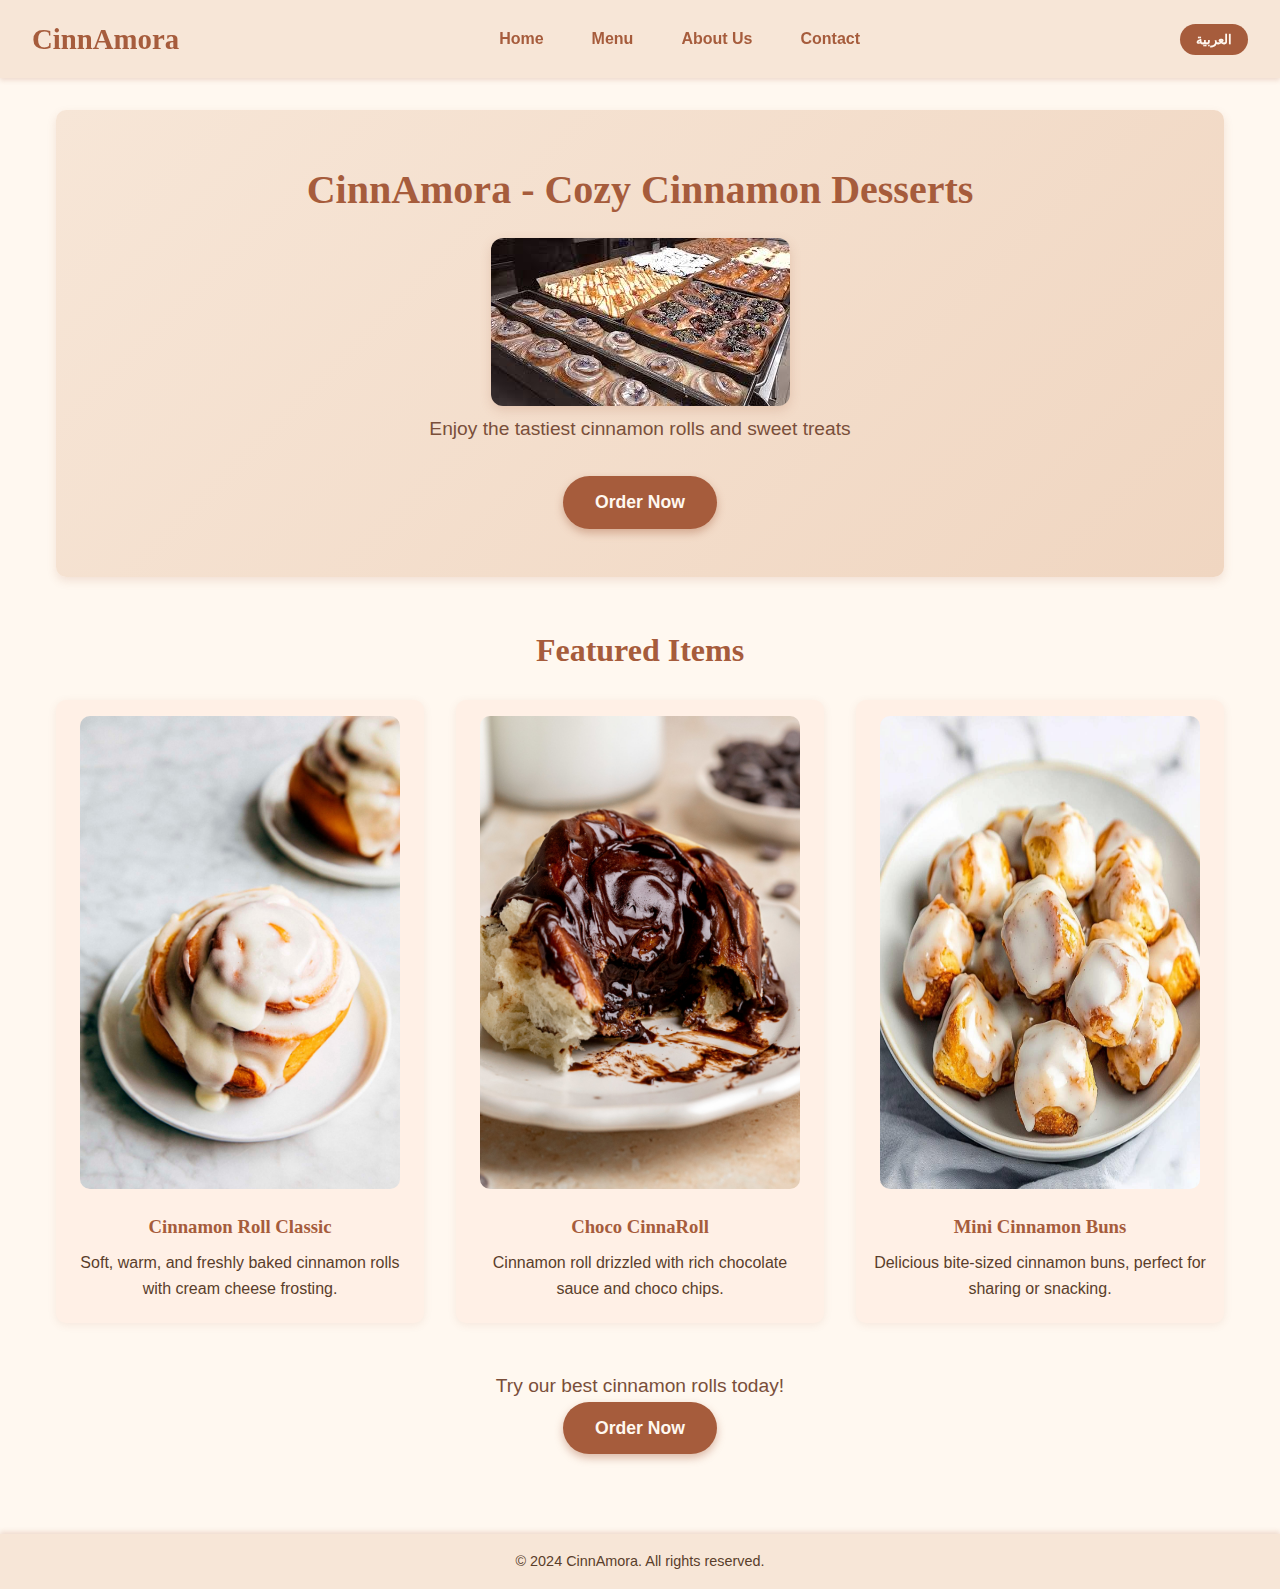
<file: index.html>
<!DOCTYPE html>
<html lang="en" dir="ltr">
<head>
  <meta charset="UTF-8" />
  <meta name="viewport" content="width=device-width, initial-scale=1" />
  <title>CinnAmora - Cozy Cinnamon Desserts</title>
  <link rel="stylesheet" href="styles.css" />
  <script>
    // Language toggle script
    function toggleLanguage() {
      const html = document.documentElement;
      if (html.lang === 'en') {
        html.lang = 'ar';
        html.dir = 'rtl';
        document.getElementById('lang-toggle').textContent = 'English';
        // Change text content to Arabic
        document.getElementById('hero-title').textContent = 'سينامورا - الحلويات الدافئة بالقرفة';
        document.getElementById('hero-subtitle').textContent = 'استمتع بألذ لفائف القرفة والحلويات الشهية';
        document.getElementById('order-now').textContent = 'اطلب الآن';
        document.getElementById('featured-title').textContent = 'منتجات مميزة';
        document.getElementById('cta-text').textContent = 'جرب أفضل لفائف القرفة لدينا اليوم!';
        document.getElementById('nav-home').textContent = 'الرئيسية';
        document.getElementById('nav-menu').textContent = 'القائمة';
        document.getElementById('nav-about').textContent = 'من نحن';
        document.getElementById('nav-contact').textContent = 'تواصل معنا';
      } else {
        html.lang = 'en';
        html.dir = 'ltr';
        document.getElementById('lang-toggle').textContent = 'العربية';
        // Change text content to English
        document.getElementById('hero-title').textContent = 'CinnAmora - Cozy Cinnamon Desserts';
        document.getElementById('hero-subtitle').textContent = 'Enjoy the tastiest cinnamon rolls and sweet treats';
        document.getElementById('order-now').textContent = 'Order Now';
        document.getElementById('featured-title').textContent = 'Featured Items';
        document.getElementById('cta-text').textContent = 'Try our best cinnamon rolls today!';

        document.getElementById('nav-home').textContent = 'Home';
        document.getElementById('nav-menu').textContent = 'Menu'; 
        document.getElementById('nav-about').textContent = 'About Us';
        document.getElementById('nav-contact').textContent = 'Contact';
      }
    }
    function toggleMenu() {
    const navLinks = document.getElementById('nav-links');
    navLinks.classList.toggle('active');
    }
  </script>
</head>
<body>
  <header>
    <nav class="navbar">
      <div class="logo"><a href="index.html">CinnAmora</a></div>
       
      <ul class="nav-links" id="nav-links">
        <li ><a href="index.html" id="nav-home">Home</a></li>
        <li ><a href="menu.html" id="nav-menu">Menu</a></li>
        <li ><a href="about.html" id="nav-about">About Us</a></li>
        <li ><a href="contact.html" id="nav-contact">Contact</a></li>
      </ul>
      <div class="nav-actions">
      <button id="lang-toggle" onclick="toggleLanguage()">العربية</button>
      <button class="hamburger" id="hamburger" onclick="toggleMenu()">☰</button>
      </div>
    </nav>
  </header>

  <main>
    <section class="hero">
      <h1 id="hero-title">CinnAmora - Cozy Cinnamon Desserts</h1>
      <img src="images/cinnabons.jpeg" alt="Cinnabons">
      <p id="hero-subtitle">Enjoy the tastiest cinnamon rolls and sweet treats</p>
      <a href="https://wa.me/2016720?text=urlencodedtext" target="_blank" rel="noopener" class="order-btn" id="order-now">Order Now</a>
    </section>

    <section class="featured">
      <h2 id="featured-title">Featured Items</h2>
      <div class="featured-items">
        <article class="item">
          <img src="images\cream-cheese.jpg" alt="Cinnamon Roll" width="95%" height="80%" />
          <h3>Cinnamon Roll Classic</h3>
          <p>Soft, warm, and freshly baked cinnamon rolls with cream cheese frosting.</p>
        </article>
        <article class="item">
          <img src="images\Chocolate-Cinnamon.jpg" alt="Choco CinnaRoll"  width="95%" height="80%"/>
          <h3>Choco CinnaRoll</h3>
          <p>Cinnamon roll drizzled with rich chocolate sauce and choco chips.</p>
          

        </article>
        <article class="item">
          <img src="images\cinnamon-roll-bites.jpg" alt="Cinnamon Buns"  width="95%" height="80%"/>
          <h3>Mini Cinnamon Buns</h3>
          <p>Delicious bite-sized cinnamon buns, perfect for sharing or snacking.</p>
        </article>
      </div>
    </section>

    <section class="call-to-action">
      <p id="cta-text">Try our best cinnamon rolls today!</p>
      <a href="https://wa.me/2016720?text=urlencodedtext" target="_blank" rel="noopener" class="order-btn">Order Now</a>
    </section>
  </main>

  <footer>
    <p>&copy; 2024 CinnAmora. All rights reserved.</p>
  </footer>
</body>
</html>
</file>
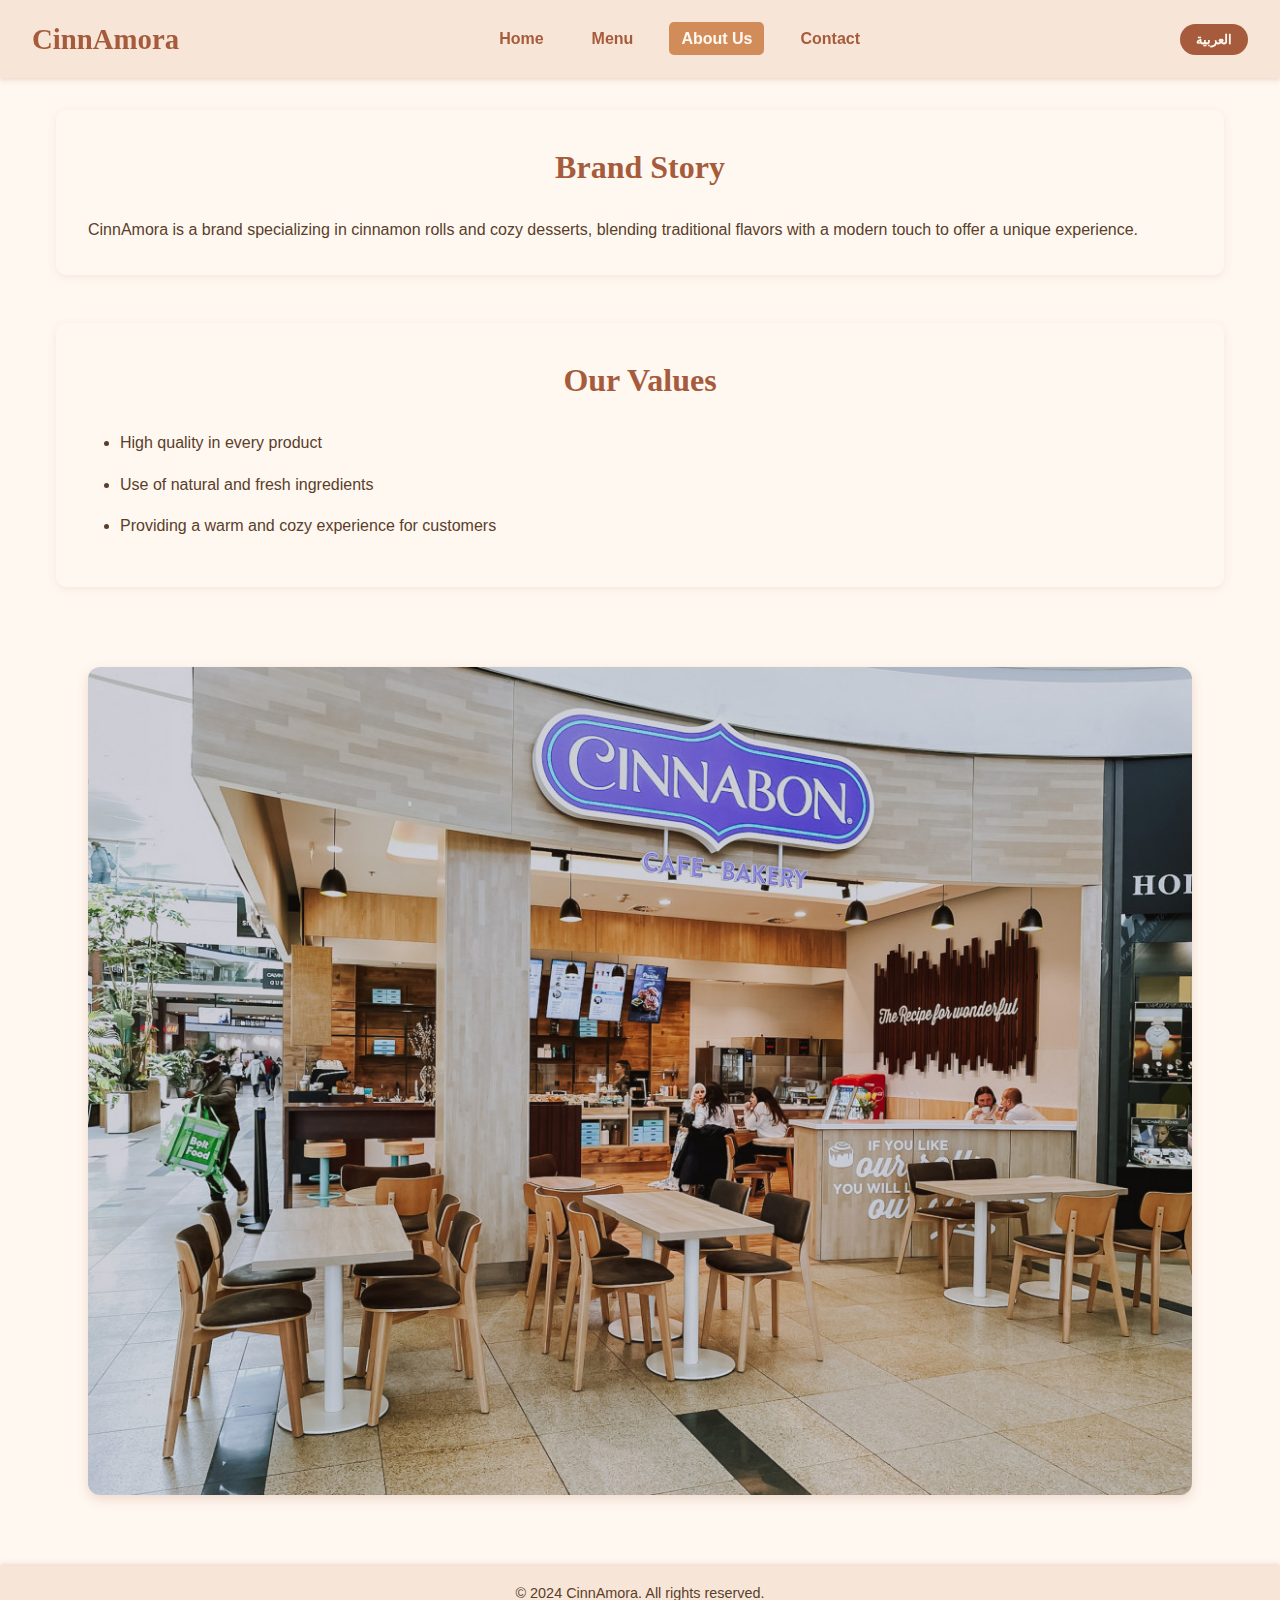
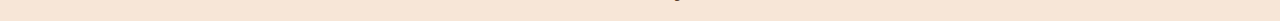
<file: about.html>
<!DOCTYPE html>
<html lang="en" dir="ltr">

<head>
  <meta charset="UTF-8" />
  <meta name="viewport" content="width=device-width, initial-scale=1" />
  <title>CinnAmora - About Us</title>
  <link rel="stylesheet" href="styles.css" />
  <script>
    function toggleLanguage() {
      const html = document.documentElement;
      if (html.lang === 'en') {
        html.lang = 'ar';
        html.dir = 'rtl';
        document.getElementById('lang-toggle').textContent = 'English';
        document.getElementById('brand-story-title').textContent = 'قصة العلامة التجارية';
        document.getElementById('brand-story-text').textContent = 'سينامورا هي علامة تجارية متخصصة في لفائف القرفة والحلويات الدافئة، تجمع بين النكهات التقليدية واللمسة العصرية لتقديم تجربة فريدة.';
        document.getElementById('values-title').textContent = 'قيمنا';
        document.getElementById('value1').textContent = 'جودة عالية في كل منتج';
        document.getElementById('value2').textContent = 'استخدام مكونات طبيعية وطازجة';
        document.getElementById('value3').textContent = 'تقديم تجربة دافئة ومريحة للعملاء';

        document.getElementById('nav-home').textContent = 'الرئيسية';
        document.getElementById('nav-menu').textContent = 'القائمة';
        document.getElementById('nav-about').textContent = 'من نحن';
        document.getElementById('nav-contact').textContent = 'تواصل معنا';
      } else {
        html.lang = 'en';
        html.dir = 'ltr';
        document.getElementById('lang-toggle').textContent = 'العربية';
        document.getElementById('brand-story-title').textContent = 'Brand Story';
        document.getElementById('brand-story-text').textContent = 'CinnAmora is a brand specializing in cinnamon rolls and cozy desserts, blending traditional flavors with a modern touch to offer a unique experience.';
        document.getElementById('values-title').textContent = 'Our Values';
        document.getElementById('value1').textContent = 'High quality in every product';
        document.getElementById('value2').textContent = 'Use of natural and fresh ingredients';
        document.getElementById('value3').textContent = 'Providing a warm and cozy experience for customers';

        document.getElementById('nav-home').textContent = 'Home';
        document.getElementById('nav-menu').textContent = 'Menu'; 
        document.getElementById('nav-about').textContent = 'About Us';
        document.getElementById('nav-contact').textContent = 'Contact';
      }
    }
    function toggleMenu() {
    const navLinks = document.getElementById('nav-links');
    navLinks.classList.toggle('active');
    }
  </script>
</head>

<body>
  <header>
    <nav class="navbar">
      <div class="logo"><a href="index.html">CinnAmora</a></div>
      <ul class="nav-links" id="nav-links">
        <li><a href="index.html" id="nav-home">Home</a></li>
        <li><a href="menu.html" id="nav-menu">Menu</a></li>
        <li><a href="about.html" id="nav-about" class="active">About Us</a></li>
        <li><a href="contact.html" id="nav-contact">Contact</a></li>
      </ul>
      <div class="nav-actions">
      <button id="lang-toggle" onclick="toggleLanguage()">العربية</button>
      <button class="hamburger" id="hamburger" onclick="toggleMenu()">☰</button>
      </div>
    </nav>
  </header>

  <main>
      <section id="brand-story">
        <h2 id="brand-story-title">Brand Story</h2>
        <p id="brand-story-text">
          CinnAmora is a brand specializing in cinnamon rolls and cozy desserts, blending traditional flavors with a
          modern touch to offer a unique experience.
        </p>
      </section>

      <section id="values">
        <h2 id="values-title">Our Values</h2>
        <ul>
          <li id="value1">High quality in every product</li>
          <li id="value2">Use of natural and fresh ingredients</li>
          <li id="value3">Providing a warm and cozy experience for customers</li>
        </ul>
      </section>

      <section id="images">
        <img src="images/cinnamora.jpg" alt="CinnAmora Storefront" />
      </section>

  </main>

  <footer>
    <p>&copy; 2024 CinnAmora. All rights reserved.</p>
  </footer>
</body>

</html>
</file>
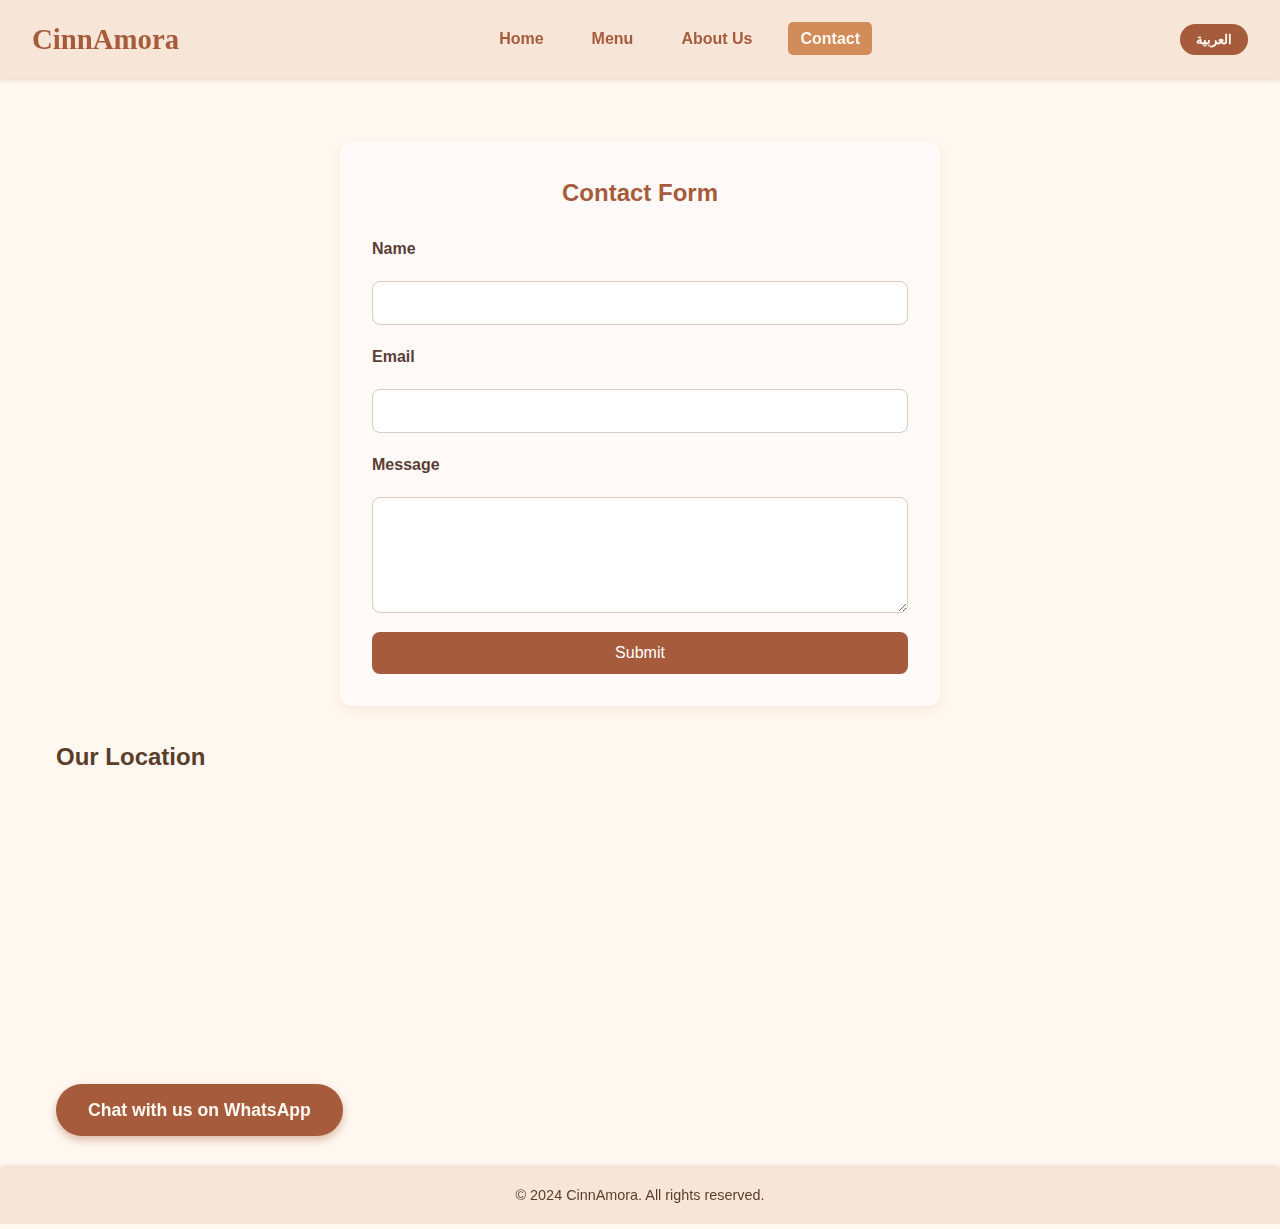
<file: contact.html>
<!DOCTYPE html>
<html lang="en" dir="ltr">
<head>
  <meta charset="UTF-8" />
  <meta name="viewport" content="width=device-width, initial-scale=1" />
  <title>CinnAmora - Contact</title>
  <link rel="stylesheet" href="styles.css" />
  <script>
    function toggleLanguage() {
      const html = document.documentElement;
      if (html.lang === 'en') {
        html.lang = 'ar';
        html.dir = 'rtl';
        document.getElementById('lang-toggle').textContent = 'English';
        document.getElementById('contact-form-title').textContent = 'نموذج الاتصال';
        document.getElementById('name-label').textContent = 'الاسم';
        document.getElementById('email-label').textContent = 'البريد الإلكتروني';
        document.getElementById('message-label').textContent = 'الرسالة';
        document.getElementById('submit-btn').value = 'إرسال';
        document.getElementById('map-title').textContent = 'موقعنا';
        document.getElementById('whatsapp-cta').textContent = 'تواصل معنا عبر واتساب';
        document.getElementById('nav-home').textContent = 'الرئيسية';
        document.getElementById('nav-menu').textContent = 'القائمة';
        document.getElementById('nav-about').textContent = 'من نحن';
        document.getElementById('nav-contact').textContent = 'تواصل معنا';
      } else {
        html.lang = 'en';
        html.dir = 'ltr';
        document.getElementById('lang-toggle').textContent = 'العربية';
        document.getElementById('contact-form-title').textContent = 'Contact Form';
        document.getElementById('name-label').textContent = 'Name';
        document.getElementById('email-label').textContent = 'Email';
        document.getElementById('message-label').textContent = 'Message';
        document.getElementById('submit-btn').value = 'Submit';
        document.getElementById('map-title').textContent = 'Our Location';
        document.getElementById('whatsapp-cta').textContent = 'Chat with us on WhatsApp';

        document.getElementById('nav-home').textContent = 'Home';
        document.getElementById('nav-menu').textContent = 'Menu'; 
        document.getElementById('nav-about').textContent = 'About Us';
        document.getElementById('nav-contact').textContent = 'Contact';
      }
    }
    function toggleMenu() {
    const navLinks = document.getElementById('nav-links');
    navLinks.classList.toggle('active');
   }
  </script>
</head>
<body>
  <header>
    <nav class="navbar">
      <div class="logo"><a href="index.html">CinnAmora</a></div>
      <ul class="nav-links" id="nav-links">
        <li><a href="index.html" id="nav-home">Home</a></li>
        <li><a href="menu.html" id="nav-menu">Menu</a></li>
        <li><a href="about.html" id="nav-about">About Us</a></li>
        <li><a href="contact.html" id="nav-contact" class="active">Contact</a></li>
      </ul>

      <div class="nav-actions">
      <button id="lang-toggle" onclick="toggleLanguage()">العربية</button>
      <button class="hamburger" id="hamburger" onclick="toggleMenu()">☰</button>
      </div>
    </nav>
  </header>

  <main>

    <section id="contact-form-section">
      <h2 id="contact-form-title">Contact Form</h2>
      <form id="contact-form" action="https://formspree.io/f/yourformid" method="POST">
        <label for="name" id="name-label">Name</label>
        <input type="text" id="name" name="name" required />

        <label for="email" id="email-label">Email</label>
        <input type="email" id="email" name="_replyto" required />

        <label for="message" id="message-label">Message</label>
        <textarea id="message" name="message" rows="5" required></textarea>

        <input type="submit" id="submit-btn" value="Submit" />
      </form>
    </section>

    <section id="map-section">
      <h2 id="map-title">Our Location</h2>
      <iframe
        src="https://www.google.com/maps/embed?pb=!1m18!1m12!1m3!1d3876.1234567890123!2d-122.419415484681!3d37.7749297797596!2m3!1f0!2f0!3f0!3m2!1i1024!2i768!4f13.1!3m3!1m2!1s0x8085809c5b1a1a1b%3A0x123456789abcdef!2sCinnAmora!5e0!3m2!1sen!2sus!4v1234567890"
        width="100%"
        height="300"
        style="border:0;"
        allowfullscreen=""
        loading="lazy"
        referrerpolicy="no-referrer-when-downgrade"
      ></iframe>
    </section>

    <section id="whatsapp-section">
      <a href="https://wa.me/1234567890" target="_blank" rel="noopener" id="whatsapp-cta" class="order-btn">Chat with us on WhatsApp</a>
    </section>
  </main>

  <footer>
    <p>&copy; 2024 CinnAmora. All rights reserved.</p>
  </footer>
</body>
</html>
</file>
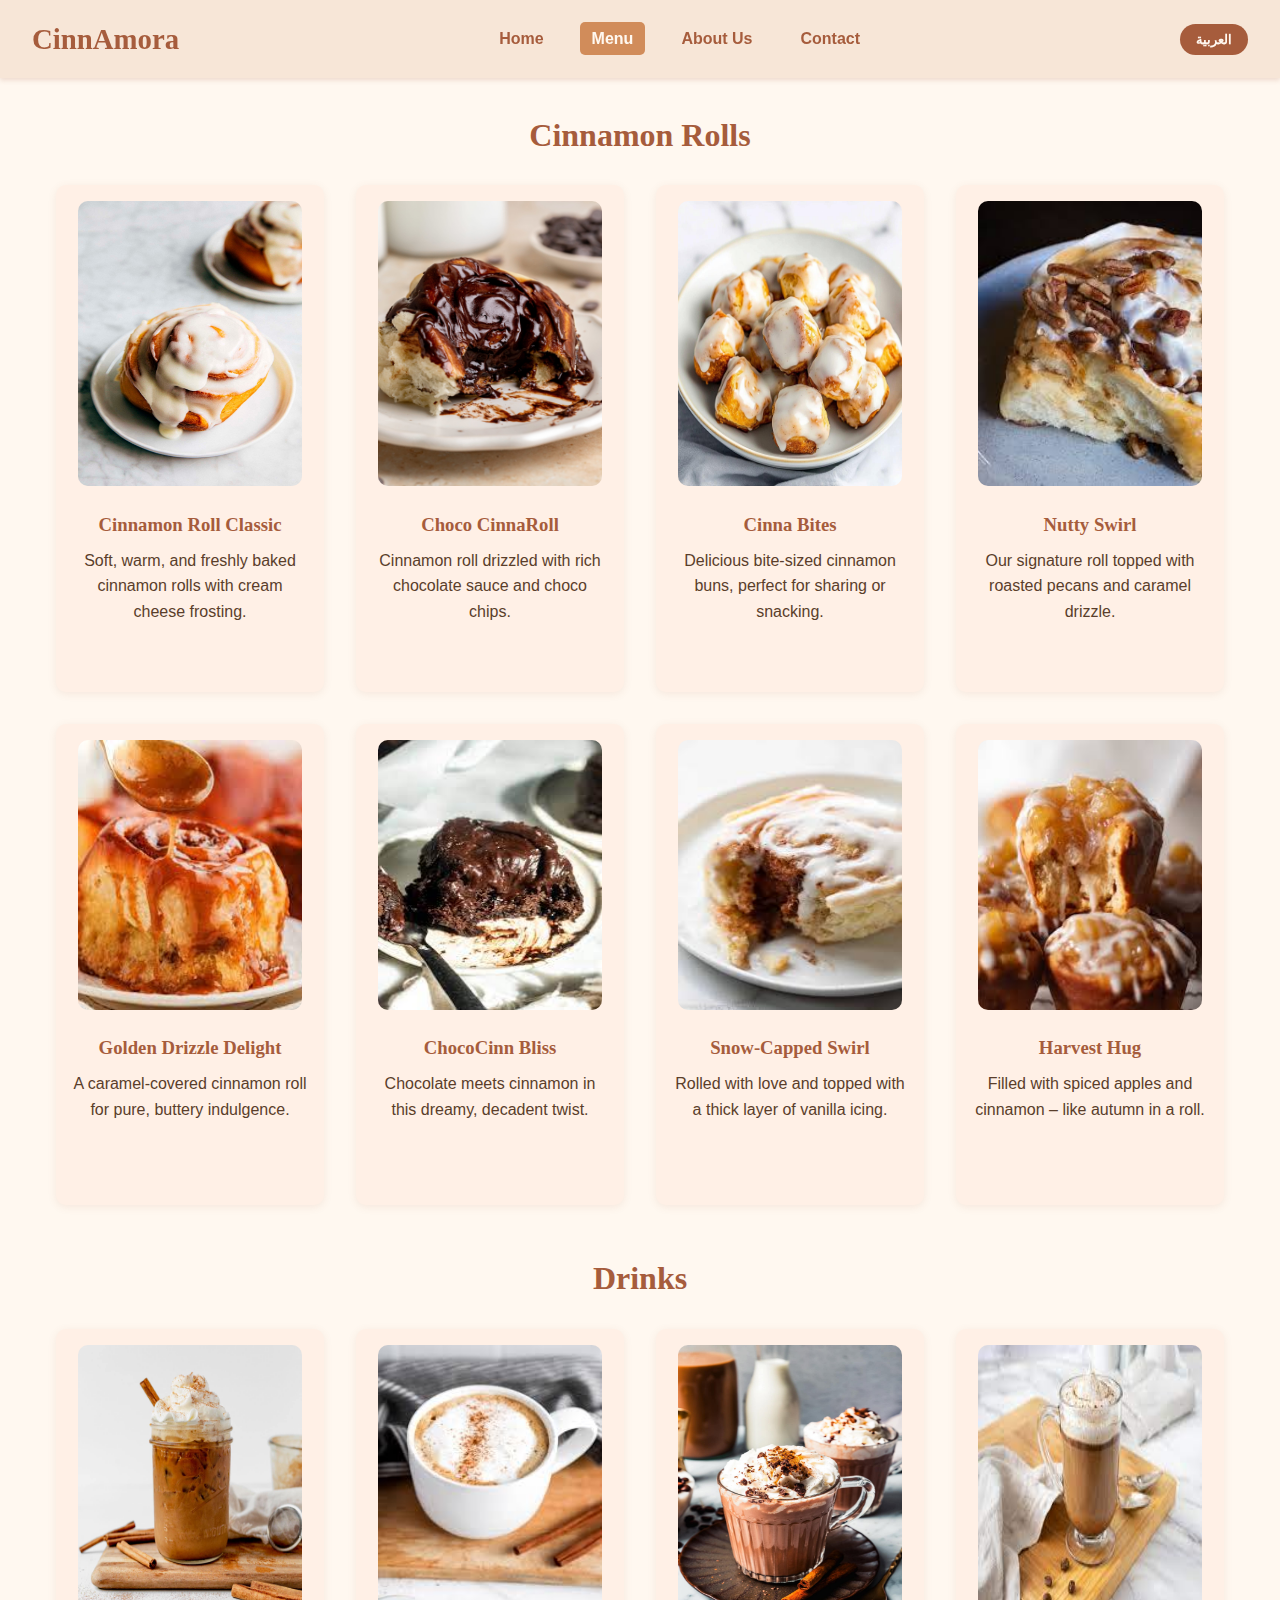
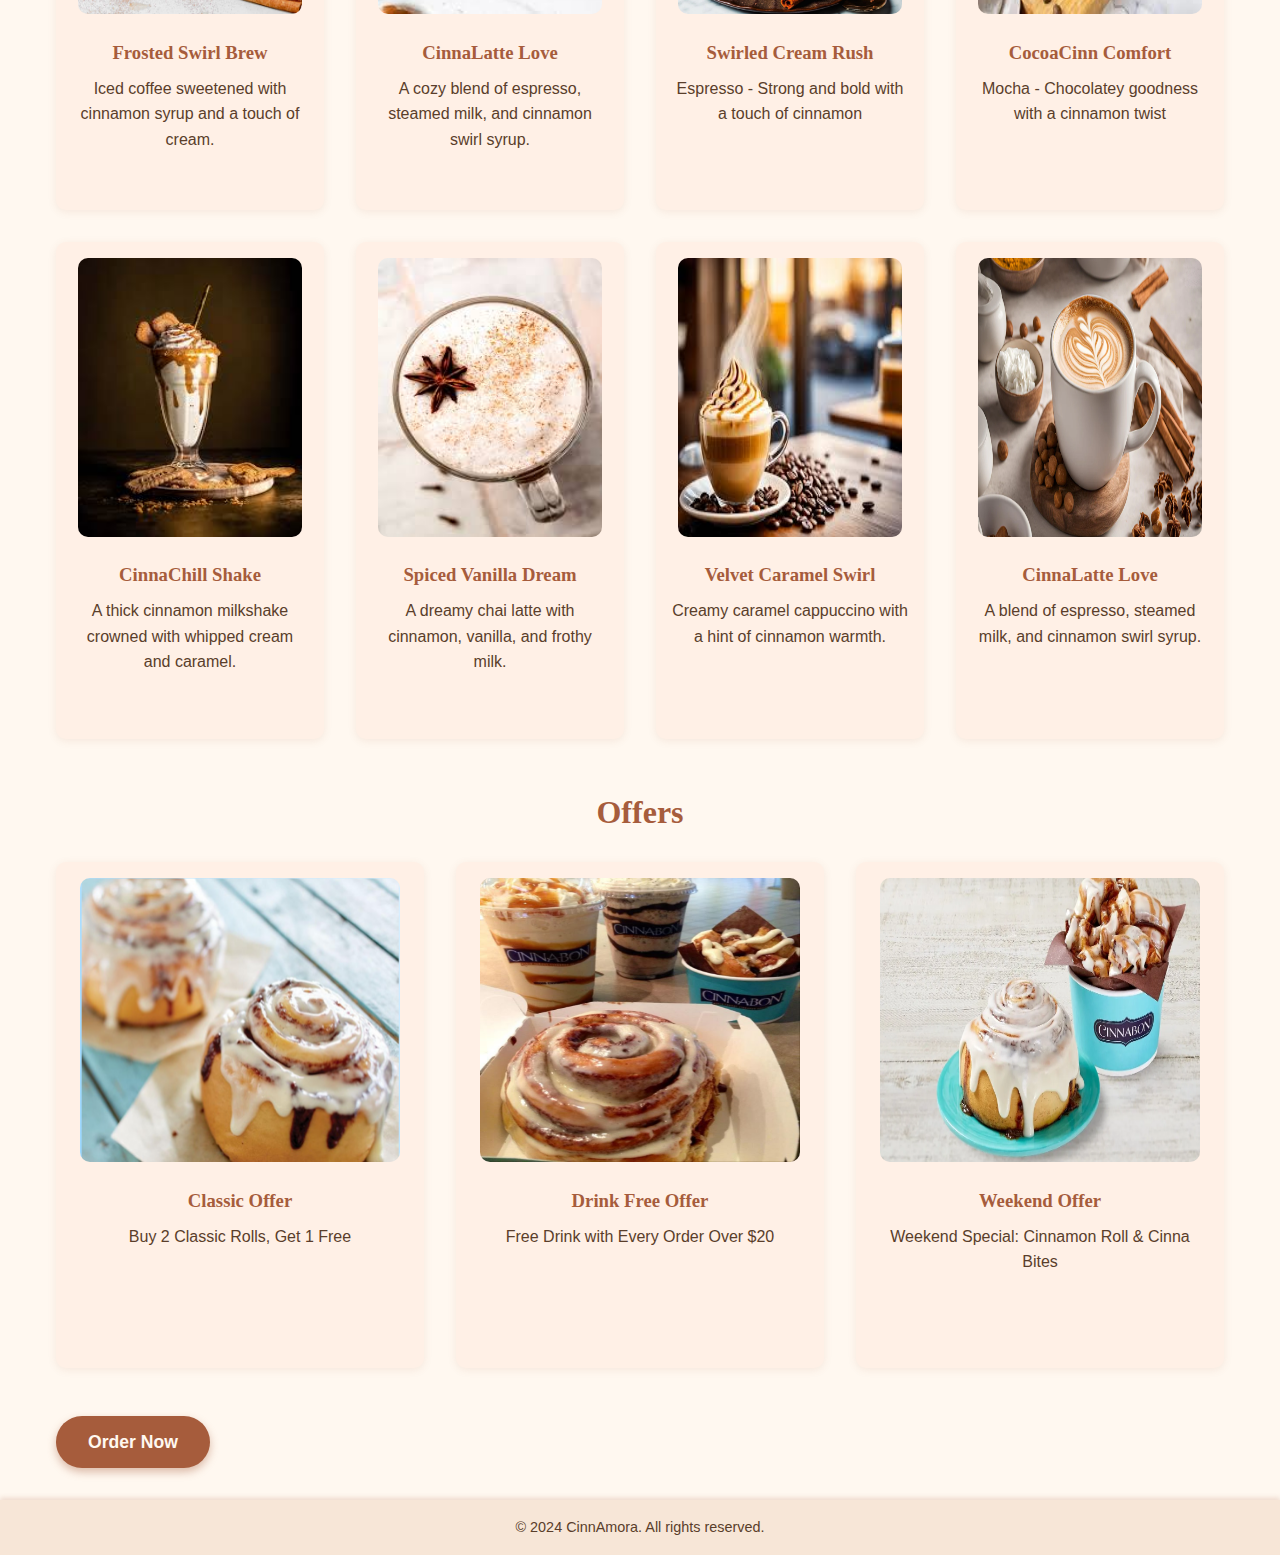
<file: menu.html>
<!DOCTYPE html>
<html lang="en" dir="ltr">

<head>
  <meta charset="UTF-8" />
  <meta name="viewport" content="width=device-width, initial-scale=1" />
  <title>CinnAmora - Menu</title>
  <link rel="stylesheet" href="styles.css" />
  <script>
    function toggleLanguage() {
      const html = document.documentElement;
      if (html.lang === 'en') {
        html.lang = 'ar';
        html.dir = 'rtl';
        document.getElementById('lang-toggle').textContent = 'English';
        document.getElementById('category-rolls').textContent = 'لفائف القرفة';
        document.getElementById('category-drinks').textContent = 'المشروبات';
        document.getElementById('category-offers').textContent = 'العروض';
        document.getElementById('order-now').textContent = 'اطلب الآن';
         document.getElementById('nav-home').textContent = 'الرئيسية';
        document.getElementById('nav-menu').textContent = 'القائمة';
        document.getElementById('nav-about').textContent = 'من نحن';
        document.getElementById('nav-contact').textContent = 'تواصل معنا';
      } else {
        html.lang = 'en';
        html.dir = 'ltr';
        document.getElementById('lang-toggle').textContent = 'العربية';
        document.getElementById('category-rolls').textContent = 'Cinnamon Rolls';
        document.getElementById('category-drinks').textContent = 'Drinks';
        document.getElementById('category-offers').textContent = 'Offers';
        document.getElementById('order-now').textContent = 'Order Now';
        document.getElementById('nav-home').textContent = 'Home';
        document.getElementById('nav-menu').textContent = 'Menu'; 
        document.getElementById('nav-about').textContent = 'About Us';
        document.getElementById('nav-contact').textContent = 'Contact';
      }
    }
    function toggleMenu() {
    const navLinks = document.getElementById('nav-links');
    navLinks.classList.toggle('active');
    }
  </script>
</head>

<body>
  <header>
    <nav class="navbar">
     <div class="logo"><a href="index.html">CinnAmora</a></div>
      <ul class="nav-links" id="nav-links">
        <li><a href="index.html" id="nav-home">Home</a></li>
        <li><a href="menu.html" id="nav-menu" class="active">Menu</a></li>
        <li><a href="about.html" id="nav-about">About Us</a></li>
        <li><a href="contact.html" id="nav-contact">Contact</a></li>
      </ul>
     <div class="nav-actions">
      <button id="lang-toggle" onclick="toggleLanguage()">العربية</button>
      <button class="hamburger" id="hamburger" onclick="toggleMenu()">☰</button>
      </div>
    </nav>
  </header>

  <main>



    <section class="featured category">
      <h2 id="category-rolls">Cinnamon Rolls</h2>
      <div class="featured-items">
        <article class="item">
          <img src="images\cream-cheese.jpg" alt="Cinnamon Roll" width="95%" height="60%" />
          <h3>Cinnamon Roll Classic</h3>
          <p>Soft, warm, and freshly baked cinnamon rolls with cream cheese frosting.</p>
        </article>

        <article class="item">
          <img src="images\Chocolate-Cinnamon.jpg" alt="Choco CinnaRoll" width="95%" height="60%" />
          <h3>Choco CinnaRoll</h3>
          <p>Cinnamon roll drizzled with rich chocolate sauce and choco chips.</p>

        </article>
        <article class="item">
          <img src="images\cinnamon-roll-bites.jpg" alt="Cinnamon Buns" width="95%" height="60%" />
          <h3>Cinna Bites</h3>
          <p>Delicious bite-sized cinnamon buns, perfect for sharing or snacking.</p>
        </article>

        <article class="item">
          <img src="images\becan.jpeg" alt="Nutty Swirl" width="95%" height="60%" />
          <h3>Nutty Swirl</h3>
          <p>	Our signature roll topped with roasted pecans and caramel drizzle.</p>
        </article>

        <article class="item">
          <img src="images\caramel.jpeg" alt="Golden Drizzle Deligh" width="95%" height="60%" />
          <h3>Golden Drizzle Delight</h3>
          <p>	A caramel-covered cinnamon roll for pure, buttery indulgence.</p>
        </article>

        <article class="item">
          <img src="images\choco.jpeg" alt="ChocoCinn Bliss" width="95%" height="60%" />
          <h3>ChocoCinn Bliss	</h3>
          <p> Chocolate meets cinnamon in this dreamy, decadent twist.</p>
        </article>

        <article class="item">
          <img src="images\vanella.jpeg" alt="Snow-Capped Swirl" width="95%" height="60%" />
          <h3>Snow-Capped Swirl</h3>
          <p> Rolled with love and topped with a thick layer of vanilla icing.</p>
        </article>

        <article class="item">
          <img src="images\apple.jpeg" alt="Harvest Hug" width="95%" height="60%" />
          <h3>Harvest Hug</h3>
          <p>Filled with spiced apples and cinnamon – like autumn in a roll.</p>
        </article>
      </div>
    </section>

    <section class="featured category">
      <h2 id="category-drinks">Drinks</h2>
      <div class="featured-items">
        <article class="item">
          <img src="images/iced-cinnamon-latte.jpg" alt="Frosted Swirl Brew" width="95%" height="60%" />
          <h3>Frosted Swirl Brew</h3>
          <p>Iced coffee sweetened with cinnamon syrup and a touch of cream.</p>
        </article>

        <article class="item">
          <img src="images/esspresso.jpeg" alt="CinnaLatte Love" width="95%" height="60%" />
          <h3>CinnaLatte Love</h3>
          <p>A cozy blend of espresso, steamed milk, and cinnamon swirl syrup.</p>
        </article>

        <article class="item">
          <img src="images/mexican-coffee.jpg" alt="Swirled Cream Rush" width="95%" height="60%" />
          <h3>Swirled Cream Rush</h3>
          <p>Espresso - Strong and bold with a touch of cinnamon</p>
        </article>

        <article class="item">
          <img src="images/Mocha.jpeg" alt="CocoaCinn Comfort" width="95%" height="60%" />
          <h3>CocoaCinn Comfort</h3>
          <p>Mocha - Chocolatey goodness with a cinnamon twist</p>
        </article>

        <article class="item">
          <img src="images/milkshake.jpeg" alt="CinnaChill Shake" width="95%" height="60%" />
          <h3>CinnaChill Shake</h3>
          <p>A thick cinnamon milkshake crowned with whipped cream and caramel.</p>
        </article>

        <article class="item">
          <img src="images/latte.jpeg" alt="Spiced Vanilla Dream" width="95%" height="60%" />
          <h3>Spiced Vanilla Dream</h3>
          <p>A dreamy chai latte with cinnamon, vanilla, and frothy milk.</p>
        </article>

        <article class="item">
          <img src="images/cappacino.jpeg" alt="Velvet Caramel Swirl" width="95%" height="60%" />
          <h3>Velvet Caramel Swirl</h3>
          <p>Creamy caramel cappuccino with a hint of cinnamon warmth.</p>
        </article>

        <article class="item">
          <img src="images/butterscotch_latte_recipe.webp" alt="CinnaLatte Love" width="95%" height="60%" />
          <h3>CinnaLatte Love</h3>
          <p>A blend of espresso, steamed milk, and cinnamon swirl syrup.</p>
        </article>
      </div>
    </section>

    <section class="featured category">
      <h2 id="category-offers">Offers</h2>
      <div class="featured-items">
        <article class="item">
          <img src="images/offer01.png" alt="Classic Offer" width="95%" height="60%" />
          <h3>Classic Offer</h3>
          <p>Buy 2 Classic Rolls, Get 1 Free</p>
        </article>
        <article class="item">
          <img src="images/offer03.jpg" alt="Drink Free Offer" width="95%" height="60%" />
          <h3>Drink Free Offer</h3>
          <p>Free Drink with Every Order Over $20</p>
        </article>
        <article class="item">
          <img src="images/offer-03.webp" alt="Weekend Offer" width="95%" height="60%" />
          <h3>Weekend Offer</h3>
          <p>Weekend Special: Cinnamon Roll & Cinna Bites</p>
        </article>

      </div>

    </section>
    <a href="https://wa.me/2016720?text=urlencodedtext" target="_blank" rel="noopener" class="order-btn" id="order-now">Order Now</a>
  </main>

  <footer>
    <p>&copy; 2024 CinnAmora. All rights reserved.</p>
  </footer>
</body>

</html>
</file>
<file: styles.css>
* {
  margin: 0;
  padding: 0;
  box-sizing: border-box;
}

body {
  font-family: 'Segoe UI', Tahoma, Geneva, Verdana, sans-serif;
  background-color: #fff8f0;
  color: #5a3e2b;
  line-height: 1.6;
  font-size: 16px;
  transition: all 0.3s ease;
  min-height: 100vh;
  display: flex;
  flex-direction: column;
}

a {
  text-decoration: none;
  color: #a65c3c;
  transition: color 0.3s ease;
}

a:hover {
  color: #d18c5a;
}

header {
  background-color: #f7e6d7;
  padding: 1rem 2rem;
  box-shadow: 0 2px 5px rgba(166, 92, 60, 0.2);
  position: sticky;
  top: 0;
  z-index: 1000;
}

.navbar {
  display: flex;
  justify-content: space-between;
  align-items: center;
}
.nav-actions {
  display: flex;
  gap: 1rem;
  align-items: center;
}

.logo {
  font-size: 1.8rem;
  font-weight: 700;
  color: #a65c3c;
  font-family: 'Brush Script MT', cursive;
}

.nav-links {
  list-style: none;
  display: flex;
  gap: 1.5rem;
}

.nav-links li a {
  font-weight: 600;
  padding: 0.5rem 0.75rem;
  border-radius: 5px;
}

.nav-links li a:hover,
.nav-links li a.active {
  background-color: #d18c5a;
  color: #fff8f0;
}

#lang-toggle {
  background-color: #a65c3c;
  color: #fff8f0;
  border: none;
  padding: 0.5rem 1rem;
  border-radius: 20px;
  cursor: pointer;
  font-weight: 600;
  transition: background-color 0.3s ease;
}

#lang-toggle:hover {
  background-color: #d18c5a;
}

.hamburger {
  display: none;
  font-size: 2rem;
  background: none;
  border: none;
  cursor: pointer;
}

main {
  flex: 1;
  padding: 2rem 1rem;
  max-width: 1200px;
  margin: 0 auto;
  width: 100%;
}

.hero {
  text-align: center;
  padding: 3rem 1rem;
  background: linear-gradient(135deg, #f7e6d7 0%, #f0d6c1 100%);
  border-radius: 10px;
  margin-bottom: 3rem;
  box-shadow: 0 4px 10px rgba(166, 92, 60, 0.15);
}

.hero h1 {
  font-size: 2.5rem;
  margin-bottom: 1rem;
  font-family: 'Brush Script MT', cursive;
  color: #a65c3c;
}
.hero img {
  max-width: 100%;
  height: auto;
  border-radius: 12px;
  box-shadow: 0 4px 12px rgba(166, 92, 60, 0.2);
  width: auto;
  height: auto;
}
.hero p {
  font-size: 1.2rem;
  margin-bottom: 2rem;
  color: #7a4f3a;
}

.order-btn {
  background-color: #a65c3c;
  color: #fff8f0;
  padding: 0.75rem 2rem;
  border-radius: 30px;
  font-weight: 700;
  font-size: 1.1rem;
  box-shadow: 0 4px 8px rgba(166, 92, 60, 0.4);
  transition: background-color 0.3s ease;
  display: inline-block;
}

.order-btn:hover {
  background-color: #d18c5a;
}
/* Featured Items & Menu*/
.featured {
  margin-bottom: 3rem;
}

.featured h2 {
  font-size: 2rem;
  margin-bottom: 1.5rem;
  text-align: center;
  color: #a65c3c;
  font-family: 'Brush Script MT', cursive;
}

.featured-items {
  display: grid;
  grid-template-columns: repeat(auto-fit, minmax(250px, 1fr));
  gap: 2rem;
}

.item {
  background-color: #fff0e6;
  border-radius: 10px;
  padding: 1rem;
  box-shadow: 0 2px 8px rgba(166, 92, 60, 0.1);
  text-align: center;
  transition: transform 0.3s ease;
}

.item:hover {
  transform: translateY(-5px);
}

.item img {
  max-width: 100%;
  border-radius: 10px;
  margin-bottom: 1rem;
}

.item h3 {
  color: #a65c3c;
  margin-bottom: 0.5rem;
  font-family: 'Brush Script MT', cursive;
}
/* About US */
#values,#brand-story {
  padding: 2rem;
  border-radius: 10px;
  box-shadow: 0 2px 8px rgba(166, 92, 60, 0.1);
  margin-bottom: 3rem;
}

#values-title,#brand-story-title {
  font-size: 2rem;
  font-family: 'Brush Script MT', cursive;
  color: #a65c3c;
  text-align: center;
  margin-bottom: 1.5rem;
}

#values ul {
  list-style-type: disc;
  padding-left: 2rem;
  font-family: 'Segoe UI', Tahoma, Geneva, Verdana, sans-serif;
  color: #5a3e2b;
}

#values li {
  margin-bottom: 1rem;
  font-size: 1rem;
  line-height: 1.6;
}
#images {
  padding: 2rem;
  text-align: center;
}

#images img {
  max-width: 100%;
  height: auto;
  border-radius: 12px;
  box-shadow: 0 4px 12px rgba(166, 92, 60, 0.2);
}
/* Call to Action */
.call-to-action {
  text-align: center;
  margin-bottom: 3rem;
  font-size: 1.2rem;
  color: #7a4f3a;
}

/* Contact Form */
#contact-form-section {
  max-width: 600px;
  margin: 2rem auto;
  padding: 2rem;
  background-color: #fffaf7;
  border-radius: 12px;
  box-shadow: 0 4px 12px rgba(166, 92, 60, 0.1);
}

#contact-form-section h2 {
  text-align: center;
  margin-bottom: 1.5rem;
  color: #a65c3c;
}

#contact-form {
  display: flex;
  flex-direction: column;
  gap: 1.2rem;
}

#contact-form label {
  font-weight: bold;
  color: #5a3e36;
}

#contact-form input[type="text"],
#contact-form input[type="email"],
#contact-form textarea {
  padding: 0.75rem 1rem;
  border: 1px solid #d6ccc2;
  border-radius: 8px;
  font-size: 1rem;
  transition: border 0.3s ease;
}

#contact-form input[type="text"]:focus,
#contact-form input[type="email"]:focus,
#contact-form textarea:focus {
  border-color: #a65c3c;
  outline: none;
}

#submit-btn {
  background-color: #a65c3c;
  color: #fff;
  border: none;
  padding: 0.75rem;
  font-size: 1rem;
  border-radius: 8px;
  cursor: pointer;
  transition: background-color 0.3s ease;
}

#submit-btn:hover {
  background-color: #8c4b2f;
}
/* Footer */
footer {
  background-color: #f7e6d7;
  text-align: center;
  padding: 1rem 0;
  font-size: 0.9rem;
  color: #5a3e2b;
  box-shadow: 0 -2px 5px rgba(166, 92, 60, 0.2);
}



/* Mobile styles */
@media (max-width: 600px) {
  .nav-links {
    display:none;
    flex-direction: column;
    width: 100%;
    background-color: #fff8f0;
    position: absolute;
    top: 60px; /* height of navbar */
    left: 0;
    padding: 1rem 0;
    box-shadow: 0 4px 8px rgba(0, 0, 0, 0.1);
  }

  .nav-links.active {
    display: flex;
  }

  .hamburger {
    display: block;
  }

  .navbar {
    position: relative;
  }
   #values {
    padding: 1.5rem;
  }

  #values-title {
    font-size: 1.6rem;
  }

  #values ul {
    padding-left: 1.2rem;
  }
}



/* RTL support */
html[dir="rtl"] {
  direction: rtl;
}

html[dir="rtl"] .nav-links {
  flex-direction: row-reverse;
}

html[dir="rtl"] .logo {
  font-family: 'Brush Script MT', cursive;
}

html[dir="rtl"] .nav-links li a:hover,
html[dir="rtl"] .nav-links li a.active {
  background-color: #d18c5a;
  color: #fff8f0;
}
</file>
